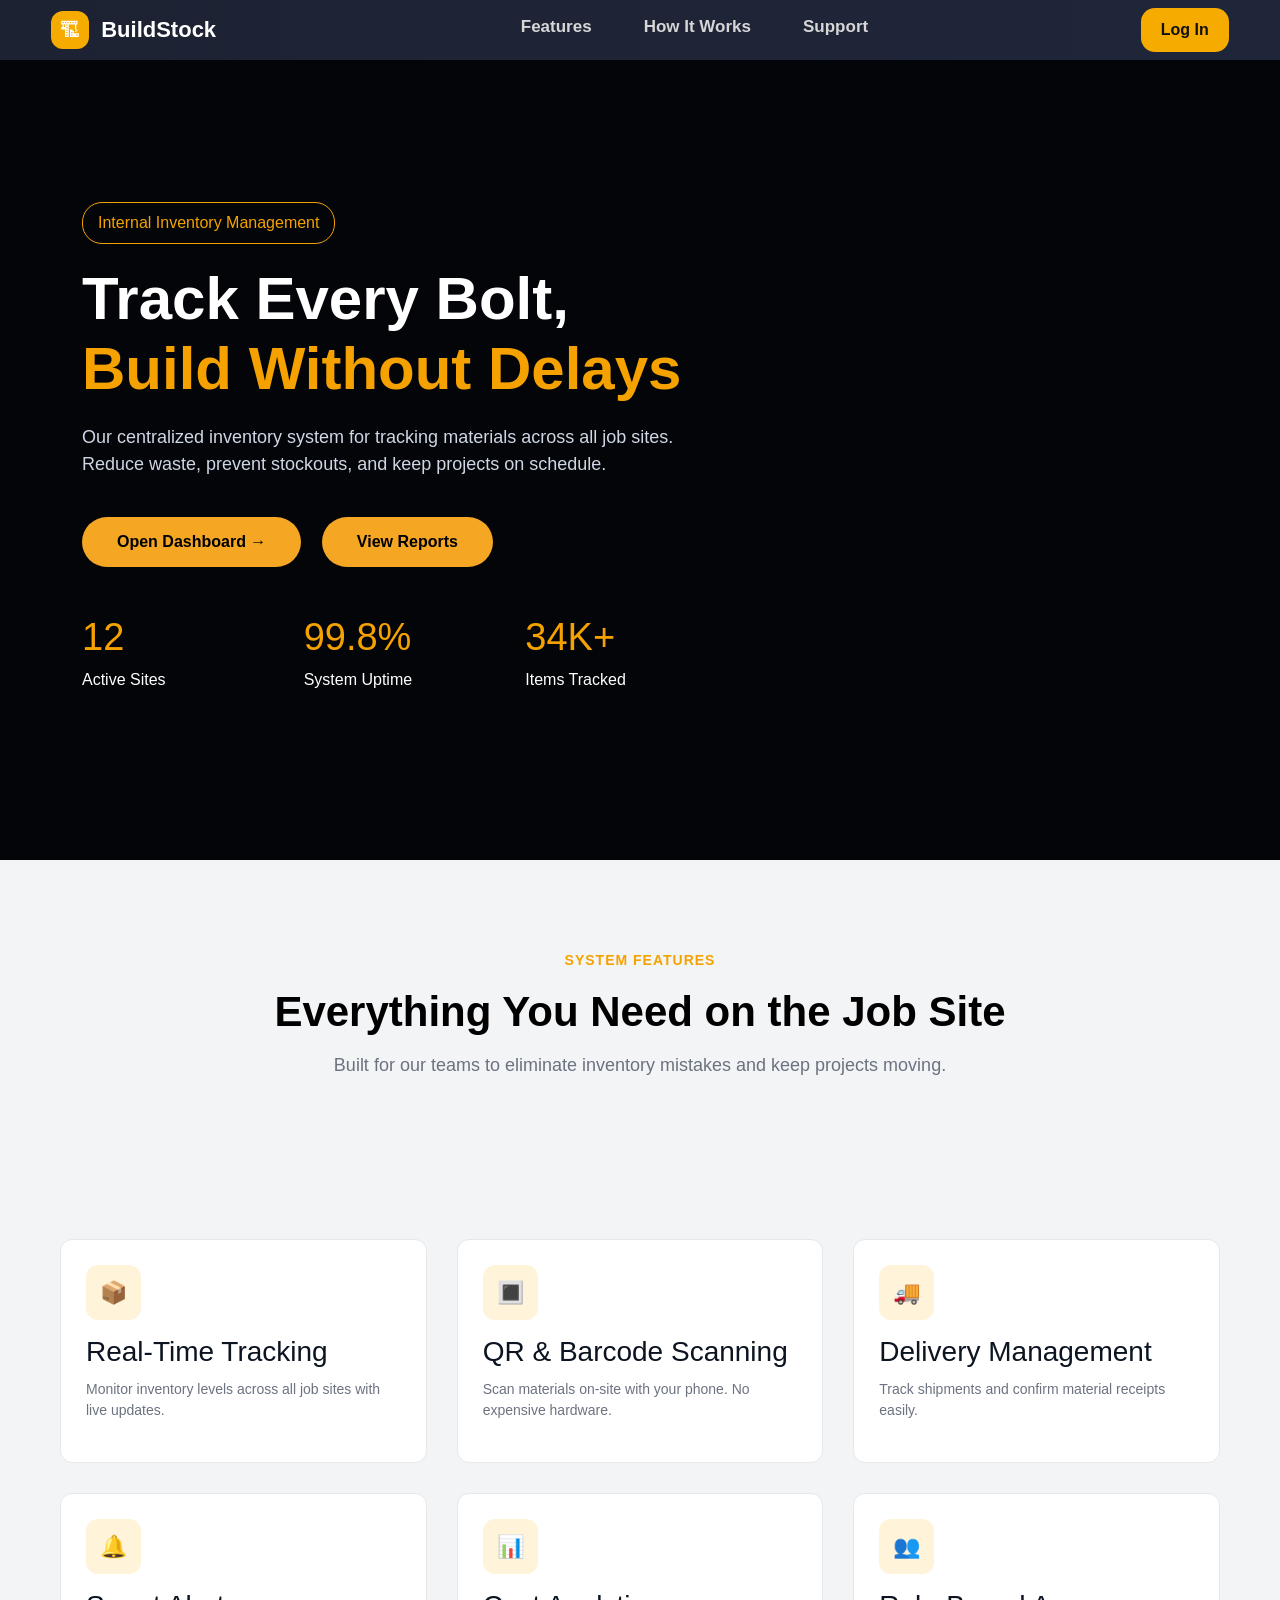
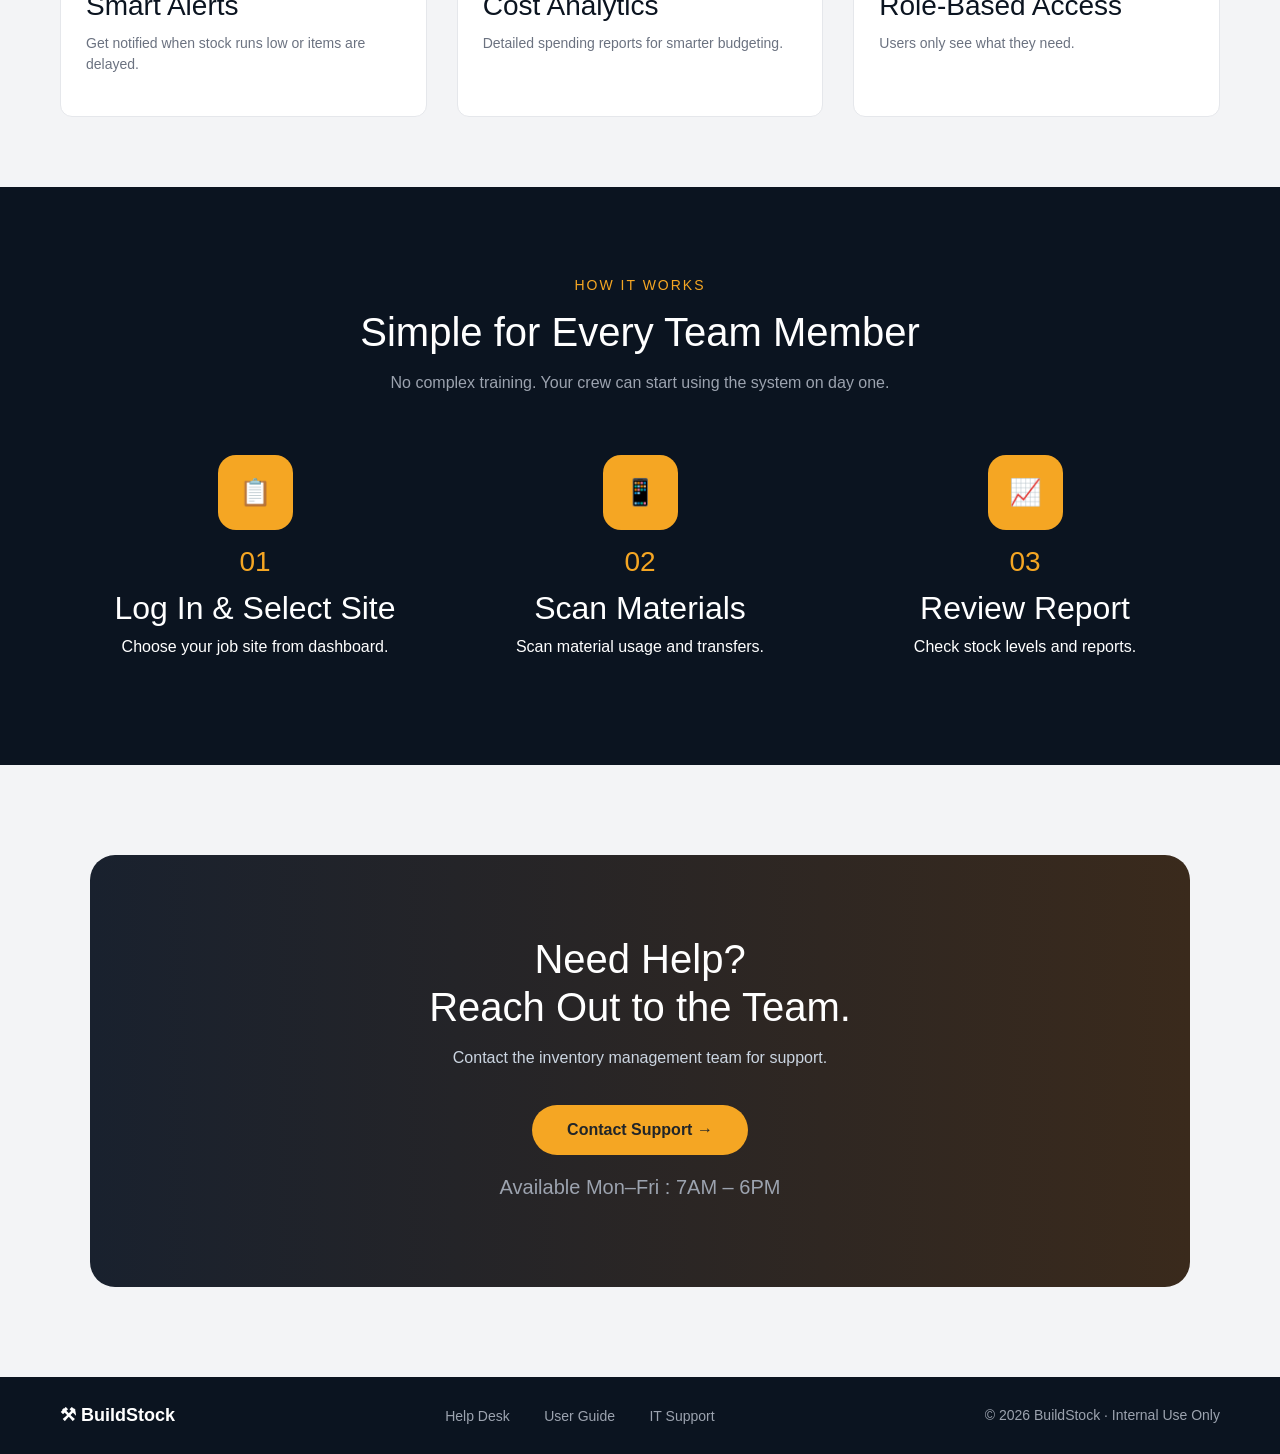
<file: frontend/landing/index.html>
<!DOCTYPE html>
<html>

<head>
    <meta charset="UTF-8">
    <meta name="viewport" content="width=device-width, initial-scale=1">
    <title>BuildStock</title>
    <link href="https://cdn.jsdelivr.net/npm/bootstrap@5.3.3/dist/css/bootstrap.min.css" rel="stylesheet">
    <link rel="stylesheet" href="style.css">
</head>
<body>
    <!-- Navbar -->
    <nav class="navbar">
        <div class="nav-container">
            <div class="logo">
                <div class="logo-icon">🏗</div>
                <span class="logo-text">BuildStock</span>
            </div>
            <ul class="nav-links">
                <li><a href="#system feature">Features</a></li>
                <li><a href="#work">How It Works</a></li>
                <li><a href="#support">Support</a></li>
            </ul>
            <a class="login-btn" href="../login/login.html">Log In</a>
        </div>
    </nav>

    <!-- Hero Section -->

    <section class="hero d-flex align-items-center">
        <div class="container">
            <div class="row">
                <div class="col-lg-7"> 
                    <div class="tag">
                        Internal Inventory Management
                    </div>
                    <h1 class="title">
                        Track Every Bolt,
                        <span class="yellow">
                            Build Without Delays
                        </span>
                    </h1>
                    <p class="text">
                        Our centralized inventory system for tracking materials across all job sites.
                        Reduce waste, prevent stockouts, and keep projects on schedule.
                    </p>
                    <div class="mt-4">
                        <button class="btn btn-warning me-3">
                            Open Dashboard →
                        </button>
                        <button class="btn btn-light">
                            View Reports
                        </button>
                    </div>
                    <div class="row stats mt-5">
                        <div class="col-md-4">
                            <h2 class="yellow">
                                12
                            </h2>
                            <p>Active Sites</p>
                        </div>
                        <div class="col-md-4">
                            <h2 class="yellow">
                                99.8%
                            </h2>
                            <p>System Uptime</p>
                        </div>
                        <div class="col-md-4">
                            <h2 class="yellow">
                                34K+</h2>
                            <p>Items Tracked</p>
                        </div>
                    </div>
                </div>
            </div>
        </div>
    </section>

    <!-- Features Heading -->

    <section id="system feature" class="feat text-center">
        <div class="container">
            <p class="small-title">
                SYSTEM FEATURES
            </p>
            <h2 class="feat-title">
                Everything You Need on the Job Site
            </h2>
            <p class="feat-text">
                Built for our teams to eliminate inventory mistakes and keep projects moving.
            </p>
        </div>
    </section>

    <!-- FEATURES 2 -->
    <section class="f2">
        <div class="f2c">

            <div class="card">
                <div class="ic">📦</div>
                <h3>Real-Time Tracking</h3>
                <p>Monitor inventory levels across all job sites with live updates.</p>
            </div>

            <div class="card">
                <div class="ic">🔳</div>
                <h3>QR & Barcode Scanning</h3>
                <p>Scan materials on-site with your phone. No expensive hardware.</p>
            </div>

            <div class="card">
                <div class="ic">🚚</div>
                <h3>Delivery Management</h3>
                <p>Track shipments and confirm material receipts easily.</p>
            </div>

            <div class="card">
                <div class="ic">🔔</div>
                <h3>Smart Alerts</h3>
                <p>Get notified when stock runs low or items are delayed.</p>
            </div>

            <div class="card">
                <div class="ic">📊</div>
                <h3>Cost Analytics</h3>
                <p>Detailed spending reports for smarter budgeting.</p>
            </div>

            <div class="card">
                <div class="ic">👥</div>
                <h3>Role-Based Access</h3>
                <p>Users only see what they need.</p>
            </div>
        </div>
    </section>


    <!-- HOW IT WORKS -->
    <section id="work" class="hw">
        <h4>HOW IT WORKS</h4>
        <h1>Simple for Every Team Member</h1>
        <p class="hw_p">
            No complex training. Your crew can start using the system on day one.
        </p>
        <div class="hwc">
            <div class="step">
                <div class="box">📋</div>
                <h3>01</h3>
                <h2>Log In & Select Site</h2>
                <p>Choose your job site from dashboard.</p>
            </div>
            <div class="step">
                <div class="box">📱</div>
                <h3>02</h3>
                <h2>Scan Materials</h2>
                <p>Scan material usage and transfers.</p>
            </div>
            <div class="step">
                <div class="box">📈</div>
                <h3>03</h3>
                <h2>Review Report</h2>
                <p>Check stock levels and reports.</p>
            </div>
        </div>
    </section>

    <!-- CONTACT -->
    <section id="support" class="ct">
        <div class="ct_box">
            <h1>Need Help?<br>Reach Out to the Team.</h1>
            <p>
                Contact the inventory management team for support.
            </p>
            <button class="btn">
                Contact Support →
            </button>
            <h5>
                Available Mon–Fri : 7AM – 6PM
            </h5>
        </div>
    </section>

    <!-- FOOTER -->
    <footer class="ft">
        <div class="ft_l">
            ⚒ BuildStock
        </div>
        <div class="ft_m">
            <a href="#">Help Desk</a>
            <a href="#">User Guide</a>
            <a href="#">IT Support</a>
        </div>
        <div class="ft_r">
            © 2026 BuildStock · Internal Use Only
        </div>
    </footer>
    <script src="https://cdn.jsdelivr.net/npm/bootstrap@5.3.3/dist/js/bootstrap.bundle.min.js"></script>
</body>

</html>
</file>
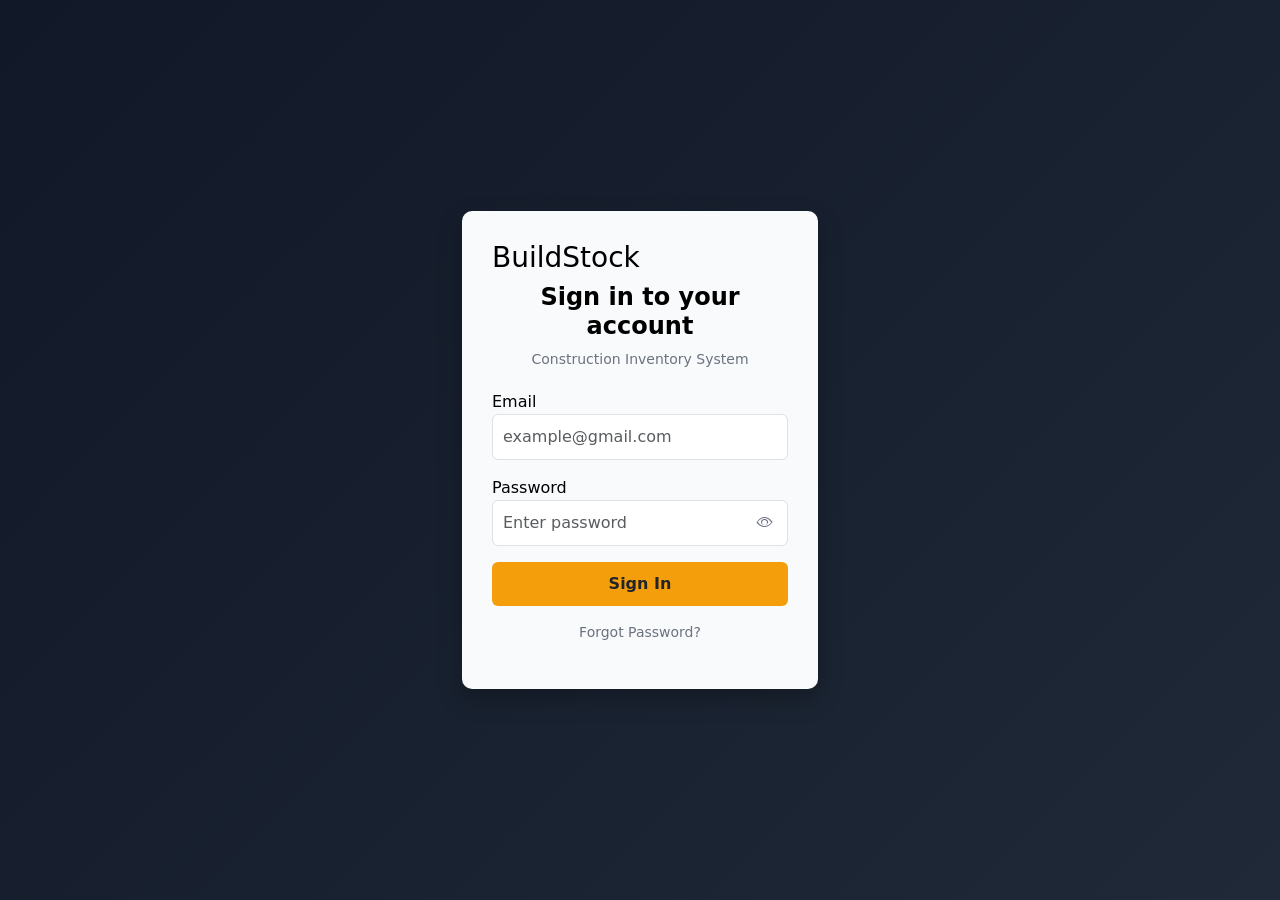
<file: frontend/dashboard/dashboard.html>
<!DOCTYPE html>
<html lang="en">
<head>
    <meta charset="UTF-8">
    <meta name="viewport" content="width=device-width, initial-scale=1.0">
    <title>BuildStock Dashboard</title>
    <link rel="stylesheet" href="dashboard.css">
</head>
<body>

    <div class="dashboard">

        <!-- Sidebar -->
        <div class="sidebar">
            <div class="logo">
                <div class="logo-icon">🏗</div>
                <h2>BuildStock</h2>
            </div>

            <ul class="menu">
                <li><a href="../dashboard/dashboard.html" class="active">Dashboard</a></li>
                <li><a href="../material/material.html">Materials</a></li>
                <li><a href="../stockin/stockin.html">Stock In</a></li>
                <li><a href="../stockout/stockout.html">Stock Out</a></li>
                <li><a href="../report/report.html">Reports</a></li>
                <li><a href="../login/login.html">Logout</a></li>
            </ul>
        </div>

        <!-- Main Content -->
        <div class="main-content">

            <!-- Topbar -->
            <div class="topbar">
                <h1>Dashboard</h1>
                <div class="user-box">Welcome, Admin</div>
            </div>

            <!-- Welcome Section -->
            <div class="welcome-box">
                <h2>Inventory Dashboard</h2>
                <p>Overview of your construction materials stock</p>
            </div>

            <!-- Summary Cards -->
            <div class="cards">
                <div class="card">
                    <div class="card-top">
                        <div class="card-icon yellow">🏗</div>
                    </div>
                    <h2 id="totalMaterials">0</h2>
                    <p>Total Materials</p>
                </div>

                <div class="card">
                    <div class="card-top">
                        <div class="card-icon blue">📋</div>
                    </div>
                    <h2 id="lowStockItems">0</h2>
                    <p>Low Stock Items</p>
                </div>

                <div class="card">
                    <div class="card-top">
                        <div class="card-icon green-icon">⬆</div>
                    </div>
                    <h2 id="stockInCount">0</h2>
                    <p>Stock In</p>
                </div>

                <div class="card">
                    <div class="card-top">
                        <div class="card-icon red">⬇</div>
                    </div>
                    <h2 id="stockOutCount">0</h2>
                    <p>Stock Out</p>
                </div>
            </div>

            <!-- Recent Materials Table -->
            <div class="table-section">
                <h2>Recent Materials</h2>
                <table>
                    <thead>
                        <tr>
                            <th>Material Name</th>
                            <th>Category</th>
                            <th>Quantity</th>
                            <th>Status</th>
                        </tr>
                    </thead>
                    <tbody id="recentMaterialsTable">
                        <!-- Data will come from JavaScript -->
                    </tbody>
                </table>
            </div>

        </div>
    </div>

    <script src="dashboard.js"></script>
</body>
</html>
</file>
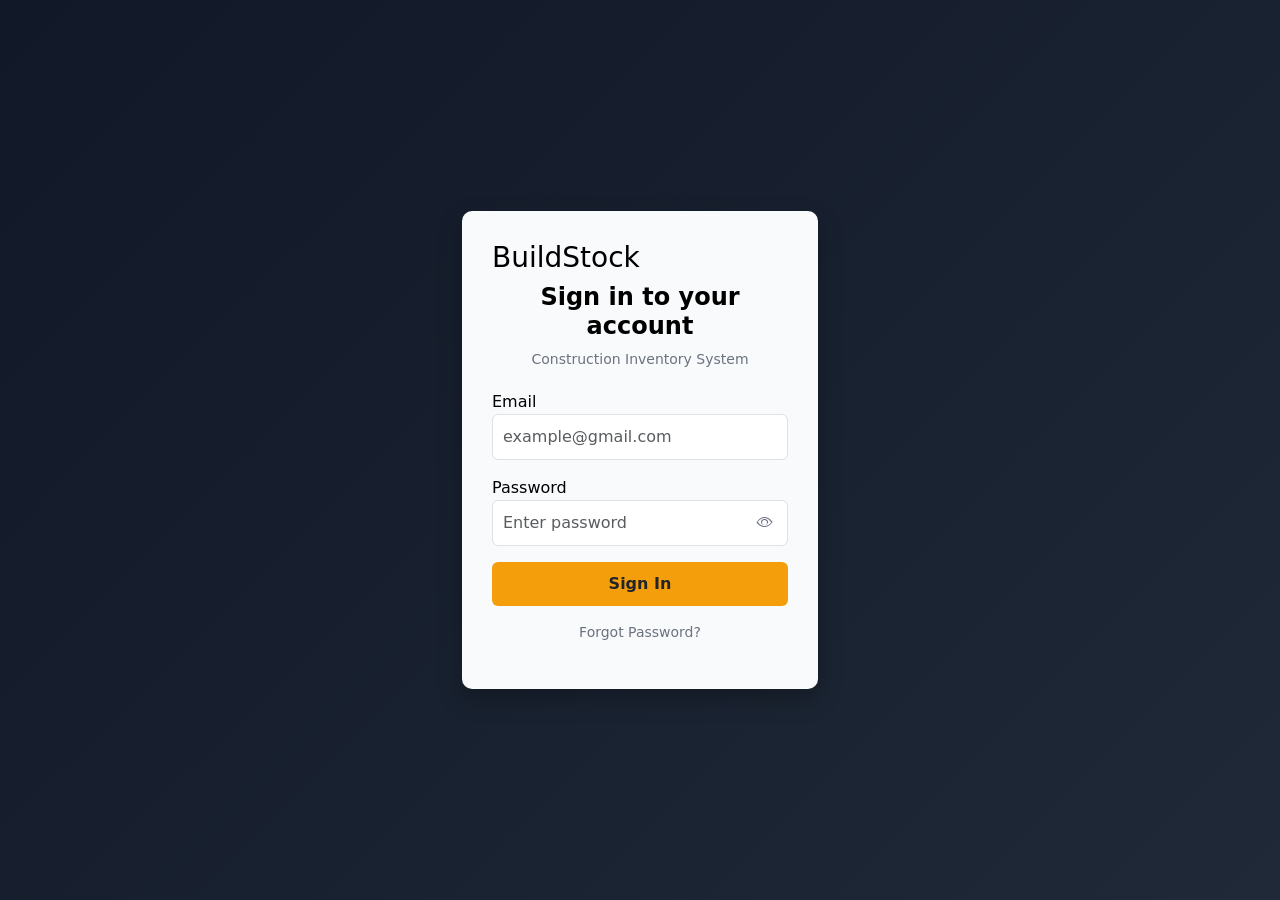
<file: frontend/login/login.html>
<!DOCTYPE html>
<html>

<head>
    <title>Login</title>
    <meta name="viewport" content="width=device-width, initial-scale=1">
    <link href="https://cdn.jsdelivr.net/npm/bootstrap@5.3.2/dist/css/bootstrap.min.css" rel="stylesheet">
    <link rel="stylesheet" href="login.css">
    <link rel="stylesheet" href="https://cdn.jsdelivr.net/npm/bootstrap-icons@1.11.3/font/bootstrap-icons.css">
</head>

<body class="login-bg">
    <div class="container">
        <div class="row vh-100 d-flex justify-content-center align-items-center">
            <div class="col-md-4">
                <div class="box">
                    <h3 class="log-logo">
                        BuildStock
                    </h3>
                    <h4 class="head">
                        Sign in to your account
                    </h4>
                    <p class="sub">
                        Construction Inventory System
                    </p>

                    <form id="loginForm">
                        <div class="mb-3">
                            <label>Email</label>
                            <input type="email" id="username" class="form-control inp" placeholder="example@gmail.com">
                        </div>

                        <div class="mb-3">
                            <label>Password</label>
                            <div class="pass-box">
                                <input type="password" id="password" class="form-control inp" placeholder="Enter password">
                                <span class="eye" onclick="showPass()">
                                    <i id="eyeicon" class="bi bi-eye"></i>
                                </span>
                            </div>
                        </div>

                        <div class="d-grid">
                            <button type="submit" class="btn btn1">
                                Sign In
                            </button>
                        </div>

                        <p class="text-center mt-3 forgot">
                            Forgot Password?
                        </p>
                    </form>
                </div>
            </div>
        </div>
    </div>

    <script src="login.js"></script>
</body>

</html>
</file>
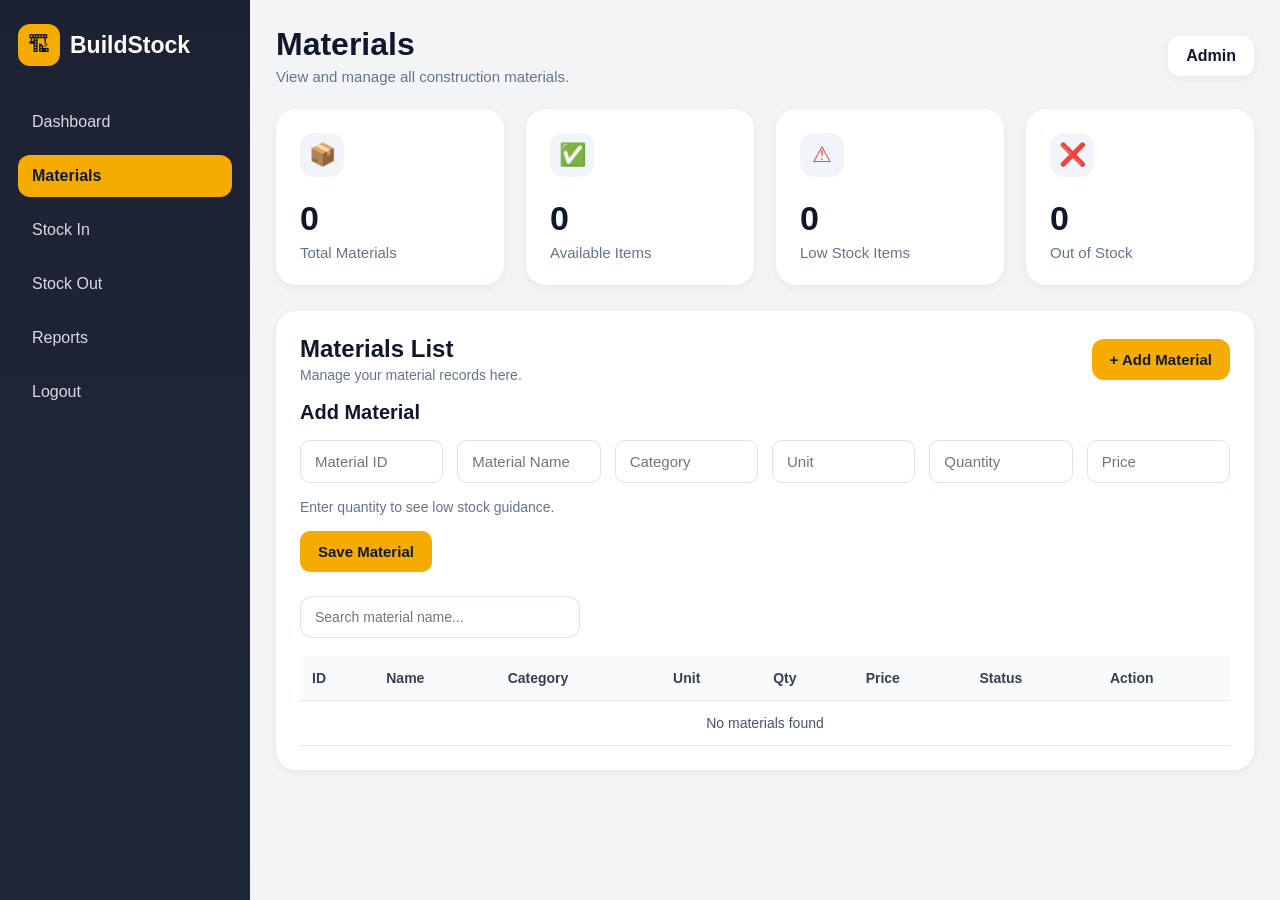
<file: frontend/material/material.html>
<!DOCTYPE html>
<html lang="en">

<head>
    <meta charset="UTF-8">
    <meta name="viewport" content="width=device-width, initial-scale=1.0">
    <title>BuildStock Materials</title>
    <link rel="stylesheet" href="material.css">
</head>

<body>

    <div class="layout">

        <!-- Sidebar -->
        <aside class="sidebar" id="sidebar">
            <div class="brand" id="brand">
                <div class="brand-icon" id="brandIcon">🏗</div>
                <h2 class="brand-name" id="brandName">BuildStock</h2>
            </div>

            <nav class="side-nav" id="sideNav">
                <a href="../dashboard/dashboard.html" class="nav-link">Dashboard</a>
                <a href="../material/material.html" class="nav-link active">Materials</a>
                <a href="../stockin/stockin.html" class="nav-link">Stock In</a>
                <a href="../stockout/stockout.html" class="nav-link">Stock Out</a>
                <a href="../report/report.html" class="nav-link">Reports</a>
                <a href="../login/login.html" class="nav-link">Logout</a>
            </nav>
        </aside>

        <!-- Main -->
        <main class="main" id="mainContent">

            <!-- Topbar -->
            <header class="topbar" id="topbar">
                <div class="topbar-left">
                    <h1 class="page-title" id="pageTitle">Materials</h1>
                    <p class="page-subtitle" id="pageSubtitle">
                        View and manage all construction materials.
                    </p>
                </div>

                <div class="user-box" id="userBox">Admin</div>
            </header>

            <!-- Summary Cards -->
            <section class="card-grid" id="materialCards">
                <div class="card" id="cardTotal">
                    <div class="card-head">
                        <div class="card-icon yellow-icon">📦</div>
                        <span class="card-tag green-text"></span>
                    </div>
                    <h2 class="card-number" id="totalMaterials"></h2>
                    <p class="card-label">Total Materials</p>
                </div>

                <div class="card" id="cardAvailable">
                    <div class="card-head">
                        <div class="card-icon blue-icon">✅</div>
                        <span class="card-tag green-text"></span>
                    </div>
                    <h2 class="card-number" id="availableItems"></h2>
                    <p class="card-label">Available Items</p>
                </div>

                <div class="card" id="cardLow">
                    <div class="card-head">
                        <div class="card-icon red-icon">⚠</div>
                        <span class="card-tag red-text"></span>
                    </div>
                    <h2 class="card-number" id="lowStockItems"></h2>
                    <p class="card-label">Low Stock Items</p>
                </div>

                <div class="card" id="cardOut">
                    <div class="card-head">
                        <div class="card-icon gray-icon">❌</div>
                        <span class="card-tag red-text"></span>
                    </div>
                    <h2 class="card-number" id="outStockItems"></h2>
                    <p class="card-label">Out of Stock</p>
                </div>
            </section>

            <!-- Materials Section -->
            <section class="table-box" id="materialsSection">
                <div class="table-top">
                    <div>
                        <h2 class="section-title">Materials List</h2>
                        <p class="section-text">Manage your material records here.</p>
                    </div>

                    <button class="add-btn" id="addMaterialBtn">+ Add Material</button>
                </div>

                <div class="form-box" id="formBox">
                    <h3>Add Material</h3>

                    <div class="form-grid">
                        <input type="text" id="matId" placeholder="Material ID">
                        <input type="text" id="matName" placeholder="Material Name">
                        <input type="text" id="matCategory" placeholder="Category">
                        <input type="text" id="matUnit" placeholder="Unit">
                        <input type="number" id="matQty" placeholder="Quantity">
                        <input type="number" id="matPrice" placeholder="Price">
                    </div>
                    <p class="qty-helper" id="qtyHelper">Enter quantity to see low stock guidance.</p>

                    <div class="form-btn-row">
                        <button type="button" id="saveMaterialBtn">Save Material</button>
                    </div>
                </div>

                <div class="search-row">
                    <input type="text" id="searchInput" class="search-input" placeholder="Search material name...">
                </div>

                <div class="table-wrap">
                    <table class="material-table" id="materialTable">
                        <thead>
                            <tr>
                                <th>ID</th>
                                <th>Name</th>
                                <th>Category</th>
                                <th>Unit</th>
                                <th>Qty</th>
                                <th>Price</th>
                                <th>Status</th>
                                <th>Action</th>
                            </tr>
                        </thead>

                        <tbody id="materialTableBody"></tbody>
                    </table>
                </div>
            </section>

        </main>
    </div>
    <script src="material.js"></script>
</body>

</html>
</file>
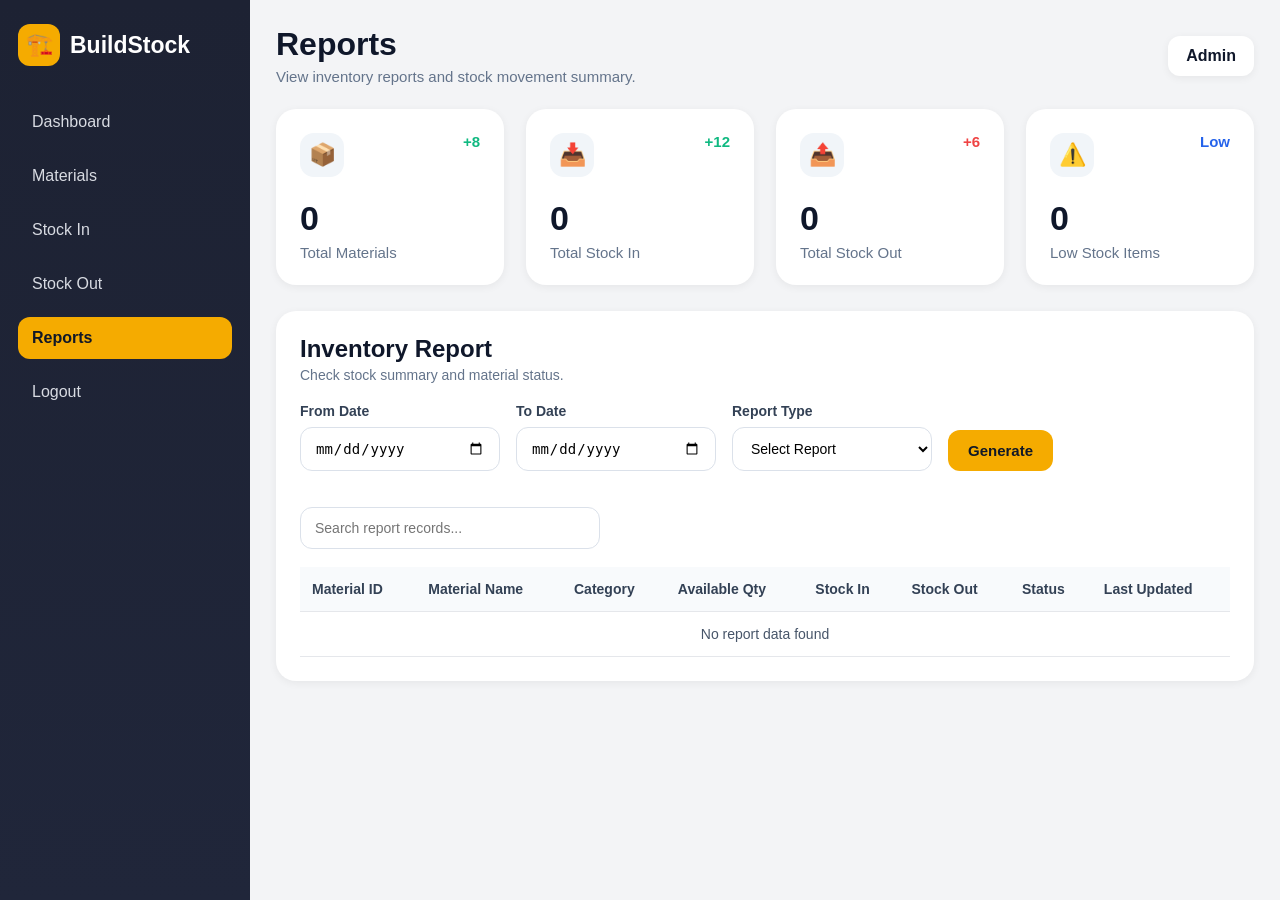
<file: frontend/report/report.html>
<!DOCTYPE html>
<html lang="en">
<head>
    <meta charset="UTF-8">
    <meta name="viewport" content="width=device-width, initial-scale=1.0">
    <title>BuildStock Reports</title>
    <link rel="stylesheet" href="report.css">
</head>
<body>

    <div class="layout">

        <!-- Sidebar -->
        <aside class="sidebar" id="sidebar">
            <div class="brand" id="brand">
                <div class="brand-icon" id="brandIcon">🏗️</div>
                <h2 class="brand-name" id="brandName">BuildStock</h2>
            </div>

            <nav class="side-nav" id="sideNav">
                <a href="../dashboard/dashboard.html" class="nav-link">Dashboard</a>
                <a href="../material/material.html" class="nav-link">Materials</a>
                <a href="../stockin/stockin.html" class="nav-link">Stock In</a>
                <a href="../stockout/stockout.html" class="nav-link">Stock Out</a>
                <a href="../report/report.html" class="nav-link active">Reports</a>
                <a href="../login/login.html" class="nav-link">Logout</a>
            </nav>
        </aside>

        <!-- Main -->
        <main class="main" id="mainContent">

            <!-- Topbar -->
            <header class="topbar" id="topbar">
                <div class="topbar-left">
                    <h1 class="page-title" id="pageTitle">Reports</h1>
                    <p class="page-subtitle" id="pageSubtitle">
                        View inventory reports and stock movement summary.
                    </p>
                </div>

                <div class="user-box" id="userBox">Admin</div>
            </header>

            <!-- Summary Cards -->
            <section class="card-grid" id="reportCards">
                <div class="card" id="cardTotalMaterials">
                    <div class="card-head">
                        <div class="card-icon yellow-icon">📦</div>
                        <span class="card-tag green-text">+8</span>
                    </div>
                    <h2 class="card-number" id="reportTotalMaterials">120</h2>
                    <p class="card-label">Total Materials</p>
                </div>

                <div class="card" id="cardStockIn">
                    <div class="card-head">
                        <div class="card-icon green-icon">📥</div>
                        <span class="card-tag green-text">+12</span>
                    </div>
                    <h2 class="card-number" id="reportStockIn">180</h2>
                    <p class="card-label">Total Stock In</p>
                </div>

                <div class="card" id="cardStockOut">
                    <div class="card-head">
                        <div class="card-icon red-icon">📤</div>
                        <span class="card-tag red-text">+6</span>
                    </div>
                    <h2 class="card-number" id="reportStockOut">145</h2>
                    <p class="card-label">Total Stock Out</p>
                </div>

                <div class="card" id="cardLowStock">
                    <div class="card-head">
                        <div class="card-icon blue-icon">⚠️</div>
                        <span class="card-tag blue-text">Low</span>
                    </div>
                    <h2 class="card-number" id="reportLowStock">18</h2>
                    <p class="card-label">Low Stock Items</p>
                </div>
            </section>

            <!-- Report Section -->
            <section class="report-box" id="reportSection">
                <div class="section-top">
                    <div>
                        <h2 class="section-title">Inventory Report</h2>
                        <p class="section-text">Check stock summary and material status.</p>
                    </div>
                </div>

                <!-- Filter Row -->
                <div class="filter-row" id="filterRow">
                    <div class="filter-group">
                        <label for="fromDate">From Date</label>
                        <input type="date" id="fromDate" class="input-box">
                    </div>

                    <div class="filter-group">
                        <label for="toDate">To Date</label>
                        <input type="date" id="toDate" class="input-box">
                    </div>

                    <div class="filter-group">
                        <label for="reportType">Report Type</label>
                        <select id="reportType" class="input-box">
                            <option value="">Select Report</option>
                            <option value="all">All</option>
                            <option value="stockin">Stock In</option>
                            <option value="stockout">Stock Out</option>
                            <option value="lowstock">Low Stock</option>
                        </select>
                    </div>

                    <div class="filter-btns">
                        <button class="main-btn" id="generateReportBtn">Generate</button>
                        <!-- <button class="sub-btn" id="resetReportBtn">Reset</button> -->
                    </div>
                </div>

                <!-- Action Buttons -->
                <div class="action-row" id="actionRow">
                    <!-- <button class="small-btn" id="printBtn">Print</button> -->
                    <!-- <button class="small-btn" id="exportBtn">Export</button> -->
                </div>

                <!-- Search -->
                <div class="search-row">
                    <input type="text" id="searchInput" class="search-input" placeholder="Search report records...">
                </div>

                <!-- Table -->
                <div class="table-wrap">
                    <table class="report-table" id="reportTable">
                        <thead>
                            <tr>
                                <th>Material ID</th>
                                <th>Material Name</th>
                                <th>Category</th>
                                <th>Available Qty</th>
                                <th>Stock In</th>
                                <th>Stock Out</th>
                                <th>Status</th>
                                <th>Last Updated</th>
                            </tr>
                        </thead>
                        <tbody id="reportTableBody">
                        </tbody>
                    </table>
                </div>
            </section>

        </main>
    </div>
<script src="report.js"></script>
</body>
</html>
</file>
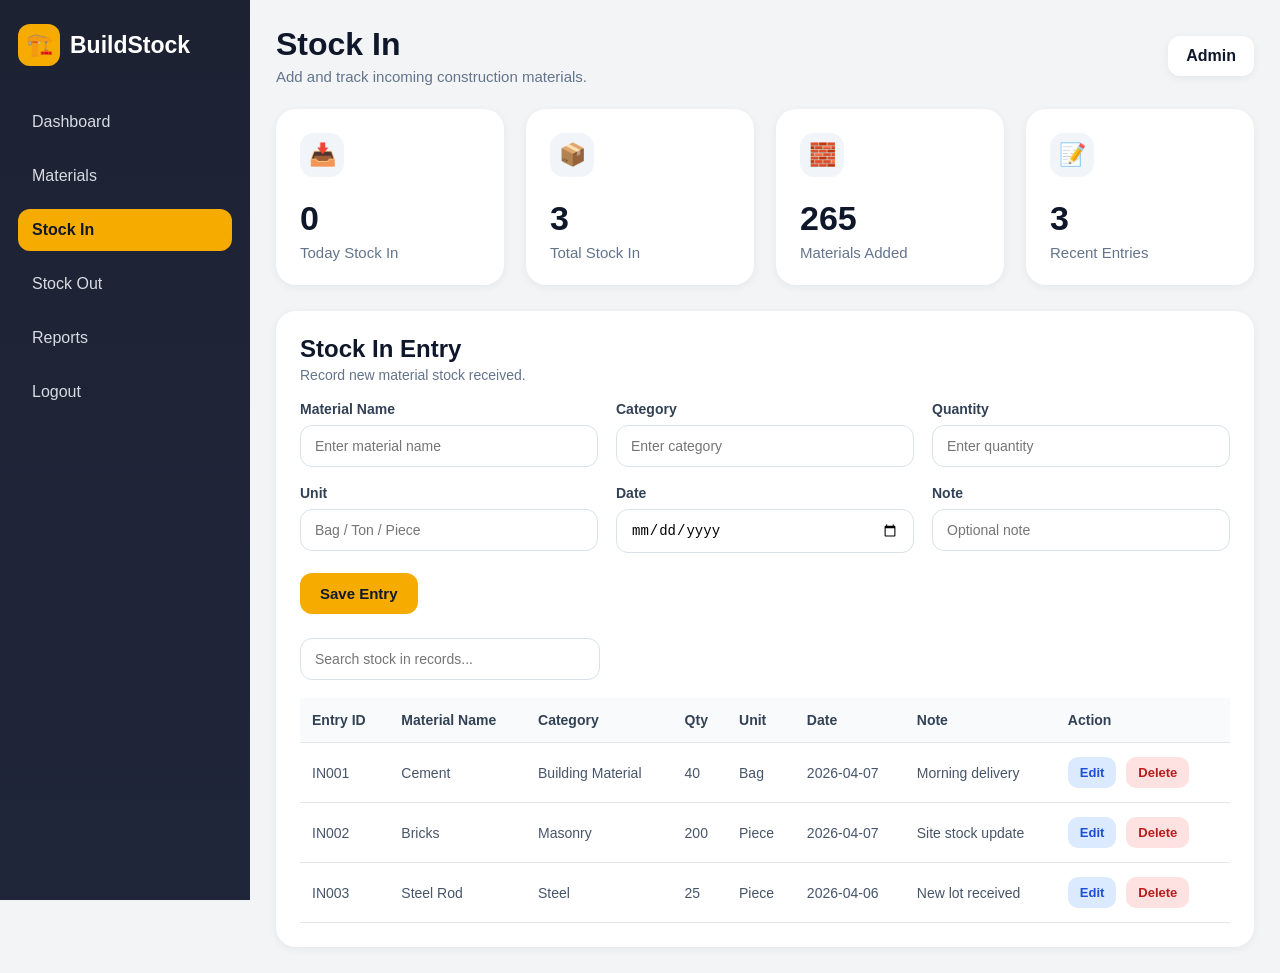
<file: frontend/stockin/stockin.html>
<!DOCTYPE html>
<html lang="en">

<head>
    <meta charset="UTF-8">
    <meta name="viewport" content="width=device-width, initial-scale=1.0">
    <title>BuildStock Stock In</title>
    <link rel="stylesheet" href="stockin.css">
</head>

<body>

    <div class="layout">

        <!-- Sidebar -->
        <aside class="sidebar" id="sidebar">
            <div class="brand" id="brand">
                <div class="brand-icon" id="brandIcon">🏗️</div>
                <h2 class="brand-name" id="brandName">BuildStock</h2>
            </div>

            <nav class="side-nav" id="sideNav">
                <a href="../dashboard/dashboard.html" class="nav-link">Dashboard</a>
                <a href="../material/material.html" class="nav-link">Materials</a>
                <a href="../stockin/stockin.html" class="nav-link active">Stock In</a>
                <a href="../stockout/stockout.html" class="nav-link">Stock Out</a>
                <a href="../report/report.html" class="nav-link">Reports</a>
                <a href="../login/login.html" class="nav-link">Logout</a>
            </nav>
        </aside>

        <!-- Main -->
        <main class="main" id="mainContent">

            <!-- Topbar -->
            <header class="topbar" id="topbar">
                <div class="topbar-left">
                    <h1 class="page-title" id="pageTitle">Stock In</h1>
                    <p class="page-subtitle" id="pageSubtitle">
                        Add and track incoming construction materials.
                    </p>
                </div>

                <div class="user-box" id="userBox">Admin</div>
            </header>

            <!-- Cards -->
            <section class="card-grid" id="stockInCards">
                <div class="card" id="cardTodayIn">
                    <div class="card-head">
                        <div class="card-icon yellow-icon">📥</div>
                        <span class="card-tag green-text"></span>
                    </div>
                    <h2 class="card-number" id="todayStockIn">0</h2>
                    <p class="card-label">Today Stock In</p>
                </div>

                <div class="card" id="cardTotalIn">
                    <div class="card-head">
                        <div class="card-icon blue-icon">📦</div>
                        <span class="card-tag green-text"></span>
                    </div>
                    <h2 class="card-number" id="totalStockIn">0</h2>
                    <p class="card-label">Total Stock In</p>
                </div>

                <div class="card" id="cardMaterialsAdded">
                    <div class="card-head">
                        <div class="card-icon green-icon">🧱</div>
                        <span class="card-tag green-text"></span>
                    </div>
                    <h2 class="card-number" id="materialsAdded">0</h2>
                    <p class="card-label">Materials Added</p>
                </div>

                <div class="card" id="cardRecentEntry">
                    <div class="card-head">
                        <div class="card-icon gray-icon">📝</div>
                        <span class="card-tag blue-text"></span>
                    </div>
                    <h2 class="card-number" id="recentEntryCount">0</h2>
                    <p class="card-label">Recent Entries</p>
                </div>
            </section>

            <!-- Form + Table -->
            <section class="stock-box" id="stockInSection">
                <div class="section-top">
                    <div>
                        <h2 class="section-title">Stock In Entry</h2>
                        <p class="section-text">Record new material stock received.</p>
                    </div>
                </div>

                <!-- Form -->
                <form class="stock-form" id="stockInForm">
                    <div class="form-grid">
                        <div class="form-group">
                            <label for="materialName">Material Name</label>
                            <input type="text" id="materialName" class="input-box" placeholder="Enter material name">
                        </div>
                        <div class="form-group">
                            <label for="materialCategory">Category</label>
                            <input type="text" id="materialCategory" class="input-box" placeholder="Enter category">
                        </div>
                        <div class="form-group">
                            <label for="stockQty">Quantity</label>
                            <input type="number" id="stockQty" class="input-box" placeholder="Enter quantity">
                        </div>
                        <div class="form-group">
                            <label for="stockUnit">Unit</label>
                            <input type="text" id="stockUnit" class="input-box" placeholder="Bag / Ton / Piece">
                        </div>
                        <div class="form-group">
                            <label for="stockDate">Date</label>
                            <input type="date" id="stockDate" class="input-box">
                        </div>
                        <div class="form-group">
                            <label for="stockNote">Note</label>
                            <input type="text" id="stockNote" class="input-box" placeholder="Optional note">
                        </div>
                    </div>
                    <div class="form-btn-row">
                        <button type="button" class="main-btn" id="saveStockInBtn">Save Entry</button>
                        <!-- <button type="reset" class="sub-btn" id="resetStockInBtn">Reset</button> -->
                    </div>
                </form>
                <!-- Search -->
                <div class="search-row">
                    <input type="text" id="searchInput" class="search-input" placeholder="Search stock in records...">
                </div>
                <!-- Table -->
                <div class="table-wrap">
                    <table class="stock-table" id="stockInTable">
                        <thead>
                            <tr>
                                <th>Entry ID</th>
                                <th>Material Name</th>
                                <th>Category</th>
                                <th>Qty</th>
                                <th>Unit</th>
                                <th>Date</th>
                                <th>Note</th>
                                <th>Action</th>
                            </tr>
                        </thead>
                        <tbody id="stockInTableBody"></tbody>
                    </table>
                </div>
            </section>
        </main>
    </div>

<script src="stockin.js"></script>
</body>
</html>
</file>
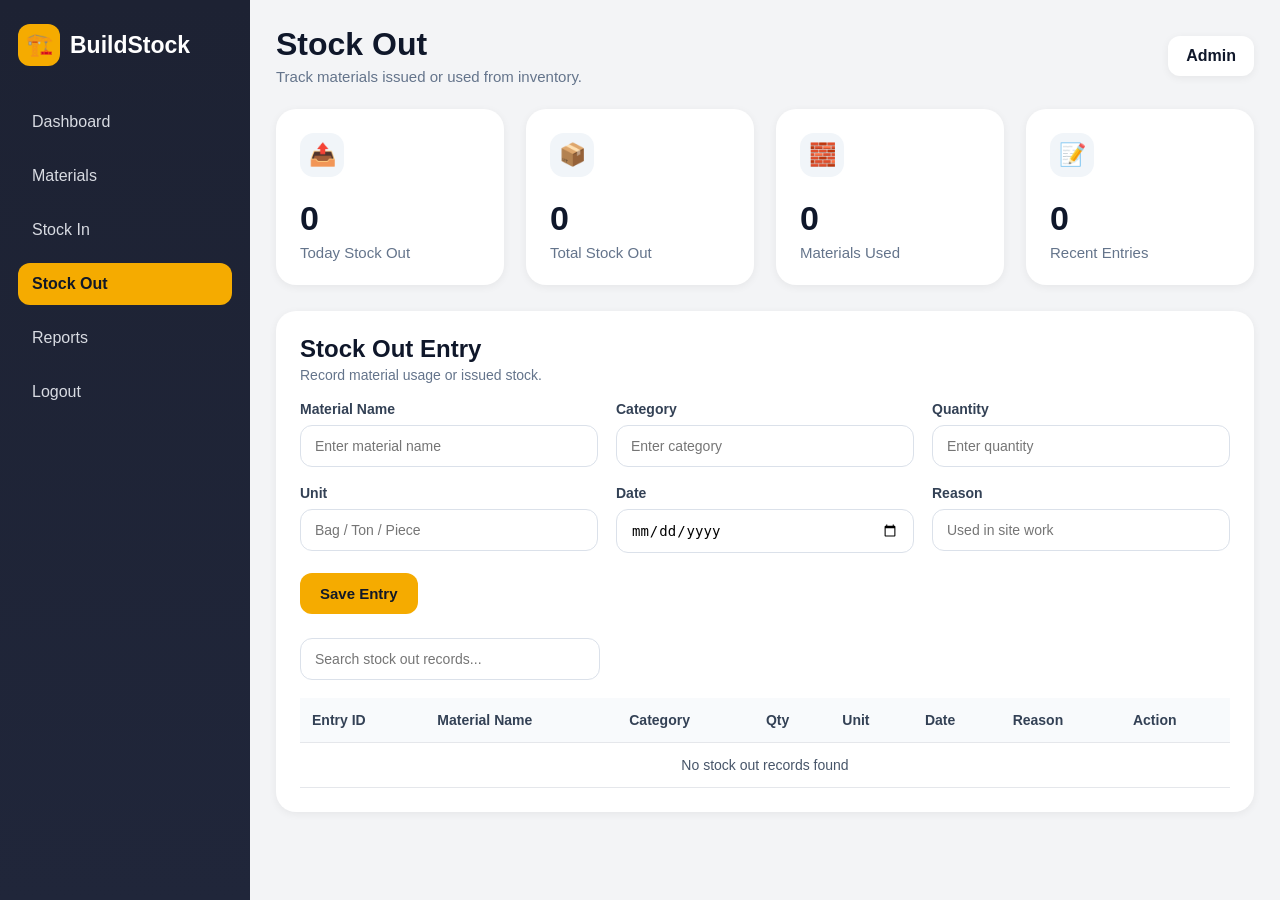
<file: frontend/stockout/stockout.html>
<!DOCTYPE html>
<html lang="en">
<head>
    <meta charset="UTF-8">
    <meta name="viewport" content="width=device-width, initial-scale=1.0">
    <title>BuildStock Stock Out</title>
    <link rel="stylesheet" href="stockout.css">
</head>
<body>

    <div class="layout">

        <!-- Sidebar -->
        <aside class="sidebar" id="sidebar">
            <div class="brand" id="brand">
                <div class="brand-icon" id="brandIcon">🏗️</div>
                <h2 class="brand-name" id="brandName">BuildStock</h2>
            </div>

            <nav class="side-nav" id="sideNav">
                <a href="../dashboard/dashboard.html" class="nav-link">Dashboard</a>
                <a href="../material/material.html" class="nav-link">Materials</a>
                <a href="../stockin/stockin.html" class="nav-link">Stock In</a>
                <a href="../stockout/stockout.html" class="nav-link active">Stock Out</a>
                <a href="../report/report.html" class="nav-link">Reports</a>
                <a href="../login/login.html" class="nav-link">Logout</a>
            </nav>
        </aside>

        <!-- Main -->
        <main class="main" id="mainContent">

            <!-- Topbar -->
            <header class="topbar" id="topbar">
                <div class="topbar-left">
                    <h1 class="page-title" id="pageTitle">Stock Out</h1>
                    <p class="page-subtitle" id="pageSubtitle">
                        Track materials issued or used from inventory.
                    </p>
                </div>

                <div class="user-box" id="userBox">Admin</div>
            </header>

            <!-- Cards -->
            <section class="card-grid" id="stockOutCards">
                <div class="card" id="cardTodayOut">
                    <div class="card-head">
                        <div class="card-icon red-icon">📤</div>
                        <span class="card-tag red-text"></span>
                    </div>
                    <h2 class="card-number" id="todayStockOut">0</h2>
                    <p class="card-label">Today Stock Out</p>
                </div>

                <div class="card" id="cardTotalOut">
                    <div class="card-head">
                        <div class="card-icon blue-icon">📦</div>
                        <span class="card-tag blue-text"></span>
                    </div>
                    <h2 class="card-number" id="totalStockOut">0</h2>
                    <p class="card-label">Total Stock Out</p>
                </div>

                <div class="card" id="cardUsedItems">
                    <div class="card-head">
                        <div class="card-icon yellow-icon">🧱</div>
                        <span class="card-tag green-text"></span>
                    </div>
                    <h2 class="card-number" id="usedItems">0</h2>
                    <p class="card-label">Materials Used</p>
                </div>

                <div class="card" id="cardRecentOut">
                    <div class="card-head">
                        <div class="card-icon gray-icon">📝</div>
                        <span class="card-tag blue-text"></span>
                    </div>
                    <h2 class="card-number" id="recentOutEntries">0</h2>
                    <p class="card-label">Recent Entries</p>
                </div>
            </section>

            <!-- Form + Table -->
            <section class="stock-box" id="stockOutSection">

                <div class="section-top">
                    <div>
                        <h2 class="section-title">Stock Out Entry</h2>
                        <p class="section-text">Record material usage or issued stock.</p>
                    </div>
                </div>

                <!-- Form -->
                <form class="stock-form" id="stockOutForm">
                    <div class="form-grid">
                        <div class="form-group">
                            <label for="outMaterialName">Material Name</label>
                            <input type="text" id="outMaterialName" class="input-box" placeholder="Enter material name">
                        </div>

                        <div class="form-group">
                            <label for="outMaterialCategory">Category</label>
                            <input type="text" id="outMaterialCategory" class="input-box" placeholder="Enter category">
                        </div>

                        <div class="form-group">
                            <label for="outQty">Quantity</label>
                            <input type="number" id="outQty" class="input-box" placeholder="Enter quantity">
                        </div>

                        <div class="form-group">
                            <label for="outUnit">Unit</label>
                            <input type="text" id="outUnit" class="input-box" placeholder="Bag / Ton / Piece">
                        </div>

                        <div class="form-group">
                            <label for="outDate">Date</label>
                            <input type="date" id="outDate" class="input-box">
                        </div>

                        <div class="form-group">
                            <label for="outReason">Reason</label>
                            <input type="text" id="outReason" class="input-box" placeholder="Used in site work">
                        </div>
                    </div>

                    <div class="form-btn-row">
                        <button type="button" class="main-btn" id="saveStockOutBtn">Save Entry</button>
                        <!-- <button type="reset" class="sub-btn" id="resetStockOutBtn">Reset</button> -->
                    </div>
                </form>

                <!-- Search -->
                <div class="search-row">
                    <input type="text" id="searchInput" class="search-input" placeholder="Search stock out records...">
                </div>

                <!-- Table -->
                <div class="table-wrap">
                    <table class="stock-table" id="stockOutTable">
                        <thead>
                            <tr>
                                <th>Entry ID</th>
                                <th>Material Name</th>
                                <th>Category</th>
                                <th>Qty</th>
                                <th>Unit</th>
                                <th>Date</th>
                                <th>Reason</th>
                                <th>Action</th>
                            </tr>
                        </thead>

                        <tbody id="stockOutTableBody">
                        </tbody>
                    </table>
                </div>

            </section>

        </main>
    </div>
<script src="stockout.js"></script>
</body>
</html>
</file>
<file: frontend/landing/style.css>
* {
    margin: 0;
    padding: 0;
    box-sizing: border-box;
}

body {
    font-family: Segoe UI, sans-serif;
    background: #0b1220;
    color: white;
    padding-top: 50px;
}

/* -------------------------Navbar--------------------------- */


.navbar {
    width: 100%;
    background: linear-gradient(to right, #1d2233, #20263a);
    padding: 4px 0;
    position: fixed;
    top: 0;
    left: 0;
    z-index: 1000;
}

.nav-container {
    /* background-color: yellow; */
    width: 92%;
    max-width: 1800px;
    margin: 0 auto;
    display: flex;
    align-items: center;
    justify-content: space-between;
}

.logo {
    display: flex;
    align-items: center;
    gap: 12px;
}

.logo-icon {
    width: 38px;
    height: 38px;
    background-color: #f5ab00;
    border-radius: 12px;
    display: flex;
    align-items: center;
    justify-content: center;
    font-size: 20px;
}

.logo-text {
    color: white;
    font-size: 22px;
    font-weight: 700;
}

.nav-links {
    /* background-color: red; */
    list-style: none;
    display: flex;
    justify-content: center;
    gap: 52px;
    margin-top:10px;
}

.nav-links a {
    text-decoration: none;
    color: #d6d6d6;
    font-size: 17px;
    font-weight: 600;
    transition: 0.3s;
}

.nav-links a:hover {
    color: #f5ab00;
}

.login-btn {
    text-decoration: none;
    background-color: #f5ab00;
    color: #111;
    padding: 10px 20px;
    border-radius: 14px;
    font-size: 16px;
    font-weight: 700;
    transition: 0.3s;
}

.login-btn:hover {
    background-color: #ffbc1f;
}
.menu {
    display: flex;
    gap: 40px;
    list-style: none;
}

.menu a {
    color: #cbd5e1;
    text-decoration: none;
    font-size: 15px;
}

.menu a:hover {
    color: #f5a623;
}

.lbtn {
    background: #f5a623;
    color: black;
    padding: 10px 28px;
    border-radius: 25px;
    text-decoration: none;
    font-weight: 600;

}

.lbtn:hover {
    background: #ffb84d;
}

/* Hero */

.hero {
    height: 90vh;
    background:
        linear-gradient(rgba(0, 0, 0, .75),
            rgba(0, 0, 0, .75)),
        url("https://images.unsplash.com/photo-1503387762-592deb58ef4e");
    background-size: cover;
    background-position: center;
}



.tag {
    display: inline-block;
    border: 1px solid #f5a200;
    padding: 8px 15px;
    border-radius: 20px;
    color: #f5a200;
    margin-bottom: 20px;
}


.title {
    font-size: 60px;
    font-weight: 700;
    line-height: 70px;
}

.yellow {
    color: #f5a200;
}

.text {
    color: #cfd6e4;
    font-size: 18px;
    max-width: 600px;
    margin-top: 20px;
}

.stats h2 {
    font-size: 38px;
}


/* Features heading */
.feat {
    background: #f3f4f6;
    padding: 90px 0;
    color: black;
}

.small-title {
    color: #f5a200;
    font-weight: 600;
    letter-spacing: 1px;
    font-size: 14px;
}

.feat-title {
    font-size: 42px;
    font-weight: 700;
    margin: 15px 0;
}

.feat-text {
    color: #6b7280;
    font-size: 18px;
    max-width: 700px;
    margin: auto;
}

/* SAFE RESET (prevents layout breaking) */

* {
    margin: 0;
    padding: 0;
    box-sizing: border-box;
    font-family: Segoe UI, Arial, sans-serif;
}


/* FEATURES SECTION */

.f2 {
    padding: 70px 60px;
    background: #f3f4f6;
}

.f2c {
    max-width: 1200px;
    margin: auto;
    display: grid;
    grid-template-columns: repeat(3, 1fr);
    gap: 30px;
}

.card {
    background: white;
    padding: 25px;
    border-radius: 12px;
    border: 1px solid #e5e7eb;
    transition: .3s;
}

.card:hover {
    transform: translateY(-5px);
    box-shadow: 0 10px 25px rgba(0, 0, 0, .08);
}

.ic {
    background: #fff3d9;
    width: 55px;
    height: 55px;
    display: flex;
    align-items: center;
    justify-content: center;
    border-radius: 12px;
    font-size: 22px;
    margin-bottom: 15px;
}

.card h3 {
    margin-bottom: 10px;
    color: #0b1420;
}

.card p {
    color: #6b7280;
    font-size: 14px;
    line-height: 1.5;
}


/* HOW IT WORKS */

.hw {
    background: #0b1420;
    color: white;
    text-align: center;
    padding: 90px 60px;
}

.hw h4 {
    color: #f5a623;
    letter-spacing: 2px;
    font-size: 14px;
    margin-bottom: 15px;
}

.hw h1 {
    margin-bottom: 15px;
}

.hw_p {
    color: #9ca3af;
    margin-bottom: 60px;
}

.hwc {
    max-width: 1100px;
    margin: auto;
    display: flex;
    justify-content: space-between;
}

.step {
    width: 30%;
}

.box {
    background: #f5a623;
    width: 75px;
    height: 75px;
    display: flex;
    align-items: center;
    justify-content: center;
    border-radius: 18px;
    font-size: 26px;
    margin: auto;
    margin-bottom: 15px;
    color: black;
}

.step h3 {
    color: #f5a623;
    margin-bottom: 10px;
}


/* CONTACT */
.ct {
    background: #f3f4f6;
    padding: 90px 60px;
}

.ct_box {

    max-width: 1100px;
    margin: auto;
    background: linear-gradient(90deg, #19212e, #3a2a1c);
    color: white;
    text-align: center;
    padding: 80px;
    border-radius: 25px;
}

.ct_box h1 {
    margin-bottom: 15px;
}

.ct_box p {
    color: #cbd5e1;
    margin-bottom: 20px;
}

.btn {
    background: #f5a623;
    border: none;
    padding: 13px 35px;
    border-radius: 30px;
    margin-top: 15px;
    cursor: pointer;
    font-weight: 600;
    transition: .3s;
}

.btn:hover {
    background: #ffb84d;
}

.ct_box h5 {
    margin-top: 20px;
    color: #9ca3af;
    font-weight: normal;
}


/* FOOTER */

.ft {
    background: #0b1420;
    color: white;
    display: flex;
    justify-content: space-between;
    padding: 25px 60px;
    align-items: center;
}

.ft_l {
    font-weight: 600;
    font-size: 18px;
}

.ft_m a {
    color: #9ca3af;
    margin: 0 15px;
    text-decoration: none;
    font-size: 14px;
}

.ft_m a:hover {
    color: #f5a623;
}

.ft_r {
    color: #9ca3af;
    font-size: 14px;
}

/* Responsive */
@media(max-width:992px) {
    .hero {
        height: auto;
        padding: 100px 0;
    }

    .title {
        font-size: 40px;
        line-height: 50px;
    }
}

@media(max-width:768px) {
    .feat-title {
        font-size: 30px;
    }
}
</file>
<file: frontend/dashboard/dashboard.css>
* {
    margin: 0;
    padding: 0;
    box-sizing: border-box;
}

body {
    font-family: "Segoe UI", sans-serif;
    background-color: #f3f4f6;
}

.dashboard {
    display: flex;
    min-height: 100vh;
}

/* Sidebar */
.sidebar {
    width: 250px;
    height: 100vh;
    background: linear-gradient(to bottom, #1d2233, #20263a);
    padding: 24px 18px;
    position: fixed;
    top: 0;
    left: 0;
    overflow-y: auto;
}

.logo {
    display: flex;
    align-items: center;
    gap: 10px;
    margin-bottom: 40px;
}

.logo-icon {
    width: 40px;
    height: 40px;
    background-color: #f5ab00;
    border-radius: 10px;
    display: flex;
    align-items: center;
    justify-content: center;
    font-size: 22px;
}

.logo h2 {
    font-size: 22px;
    color: white;
}

.menu {
    list-style: none;
}

.menu li {
    margin-bottom: 18px;
}

.menu a {
    text-decoration: none;
    color: #d9d9d9;
    font-size: 16px;
    display: block;
    padding: 12px 15px;
    border-radius: 10px;
    transition: 0.3s;
}

.menu a:hover,
.menu a.active {
    background-color: #f5ab00;
    color: #111;
    font-weight: bold;
}

/* Main Content */
.main-content {
    flex: 1;
    padding: 25px;
    margin-left: 250px;
}

/* Topbar */
.topbar {
    display: flex;
    justify-content: space-between;
    align-items: center;
    margin-bottom: 25px;
}

.topbar h1 {
    font-size: 30px;
    color: #1d2233;
}

.user-box {
    background-color: white;
    padding: 10px 18px;
    border-radius: 10px;
    box-shadow: 0 2px 8px rgba(0, 0, 0, 0.08);
    font-weight: bold;
}

/* Welcome Box */
.welcome-box {
    background: white;
    padding: 20px;
    border-radius: 14px;
    margin-bottom: 25px;
    box-shadow: 0 2px 8px rgba(0, 0, 0, 0.08);
}

.welcome-box h2 {
    color: #1d2233;
    margin-bottom: 8px;
}

.welcome-box p {
    color: #666;
    font-size: 15px;
}

/* Cards */
.cards {
    display: grid;
    grid-template-columns: repeat(4, 1fr);
    gap: 22px;
    margin-bottom: 25px;
}

.card {
    background: #ffffff;
    border-radius: 20px;
    padding: 26px 26px 24px;
    box-shadow: 0 2px 8px rgba(0, 0, 0, 0.06);
    min-height: 175px;
    display: flex;
    flex-direction: column;
    justify-content: space-between;
}

.card-top {
    display: flex;
    justify-content: space-between;
    align-items: flex-start;
    margin-bottom: 22px;
}

.card-icon {
    width: 44px;
    height: 44px;
    border-radius: 14px;
    display: flex;
    align-items: center;
    justify-content: center;
    font-size: 22px;
    font-weight: 600;
    background-color: #f3f4f6;
}

.yellow {
    color: #f5ab00;
}

.blue {
    color: #3b82f6;
}

.red {
    color: #ef4444;
}

.green-icon {
    color: #10b981;
}

.card-change {
    font-size: 15px;
    font-weight: 600;
}

.green {
    color: #10b981;
}

.red-text {
    color: #ef4444;
}

.card h2 {
    font-size: 32px;
    font-weight: 700;
    color: #0f172a;
    margin-bottom: 8px;
}

.card p {
    font-size: 15px;
    color: #64748b;
    font-weight: 500;
}

/* Table Section */
.table-section {
    background: white;
    padding: 20px;
    border-radius: 14px;
    box-shadow: 0 2px 8px rgba(0, 0, 0, 0.08);
}

.table-section h2 {
    margin-bottom: 18px;
    color: #1d2233;
}

table {
    width: 100%;
    border-collapse: collapse;
}

table th,
table td {
    padding: 14px;
    text-align: left;
    border-bottom: 1px solid #ddd;
}

table th {
    background-color: #f5ab00;
    color: #111;
}

table td {
    color: #444;
}
</file>
<file: frontend/login/login.css>
.login-bg {
    background: linear-gradient(135deg, #111827, #1f2937);
    min-height: 100vh;
    display: flex;
    align-items: center;
}

.box {
    background: #f9fafb;
    padding: 30px;
    border-radius: 10px;
    box-shadow: 0 10px 25px rgba(0, 0, 0, .25);
    color: black;
}

/* Login Logo */
.logo {
    text-align: center;
    color: #f59e0b;
    font-weight: 700;
    margin-bottom: 10px;
}

/* Login heading */

.head {
    text-align: center;
    font-weight: 600;
}

.sub {
    text-align: center;
    color: #6b7280;
    margin-bottom: 20px;
    font-size: 14px;
}

/* Inputs */
.inp {
    padding: 10px;
    border-radius: 6px;
}

.inp:focus {
    border-color: #f59e0b;
    box-shadow: 0 0 5px rgba(245, 158, 11, .5);
}



/* Button */
.btn1 {
    background: #f59e0b;
    border: none;
    font-weight: 600;
    padding: 10px;
    transition: .3s;
}

.btn1:hover {
    background: #fbbf24;
    box-shadow: 0 5px 15px rgba(245, 158, 11, .4);
}

/* Forgot password */
.forgot {
    color: #6b7280;
    font-size: 14px;
    text-align: center;
}


/* Responsive */

@media(max-width:992px) {
    .hero {
        height: auto;
        padding: 100px 0;
    }

    .title {
        font-size: 40px;
        line-height: 50px;
    }

}

@media(max-width:768px) {
    .feat-title {
        font-size: 28px;
    }

    .box {
        margin: 20px;
    }
}

.pass-box {
    position: relative;
}

.eye {
    position: absolute;
    right: 15px;
    top: 50%;
    transform: translateY(-50%);
    cursor: pointer;
    color: #6b7280;
}

.inp {
    padding-right: 40px;
}
</file>
<file: frontend/material/material.css>
* {
    margin: 0;
    padding: 0;
    box-sizing: border-box;
}

body {
    font-family: "Segoe UI", sans-serif;
    background-color: #f3f4f6;
    color: #0f172a;
}

.layout {
    display: flex;
    min-height: 100vh;
}

/* Sidebar */

.sidebar {
    width: 250px;
    height: 100vh;
    background: linear-gradient(to bottom, #1d2233, #20263a);
    padding: 24px 18px;
    position: fixed;
    top: 0;
    left: 0;
    overflow-y: auto;
}

.brand {
    display: flex;
    align-items: center;
    gap: 10px;
    margin-bottom: 35px;
}

.brand-icon {
    width: 42px;
    height: 42px;
    background-color: #f5ab00;
    border-radius: 12px;
    display: flex;
    align-items: center;
    justify-content: center;
    font-size: 22px;
}

.brand-name {
    color: white;
    font-size: 23px;
    font-weight: 700;
}

.side-nav {
    display: flex;
    flex-direction: column;
    gap: 12px;
}

.nav-link {
    text-decoration: none;
    color: #d8dbe2;
    padding: 12px 14px;
    border-radius: 12px;
    font-size: 16px;
    font-weight: 500;
    transition: 0.3s;
}

.nav-link:hover,
.nav-link.active {
    background-color: #f5ab00;
    color: #111827;
    font-weight: 600;
}

/* Main */

.main {
    flex: 1;
    padding: 26px;
    margin-left: 250px;
}

.topbar {
    display: flex;
    justify-content: space-between;
    align-items: center;
    margin-bottom: 24px;
}

.page-title {
    font-size: 32px;
    font-weight: 700;
    color: #0f172a;
    margin-bottom: 5px;
}

.page-subtitle {
    font-size: 15px;
    color: #64748b;
}

.user-box {
    background-color: white;
    padding: 11px 18px;
    border-radius: 12px;
    font-weight: 600;
    box-shadow: 0 2px 8px rgba(0, 0, 0, 0.06);
}

/* Cards */

.card-grid {
    display: grid;
    grid-template-columns: repeat(4, 1fr);
    gap: 22px;
    margin-bottom: 26px;
}

.card {
    background-color: white;
    padding: 24px;
    border-radius: 20px;
    box-shadow: 0 2px 8px rgba(0, 0, 0, 0.06);
}

.card-head {
    display: flex;
    justify-content: space-between;
    align-items: flex-start;
    margin-bottom: 22px;
}

.card-icon {
    width: 44px;
    height: 44px;
    border-radius: 14px;
    background-color: #f1f5f9;
    display: flex;
    align-items: center;
    justify-content: center;
    font-size: 22px;
}

.yellow-icon {
    color: #f5ab00;
}

.blue-icon {
    color: #3b82f6;
}

.red-icon {
    color: #ef4444;
}

.gray-icon {
    color: #6b7280;
}

.card-tag {
    font-size: 15px;
    font-weight: 600;
}

.green-text {
    color: #10b981;
}

.red-text {
    color: #ef4444;
}

.card-number {
    font-size: 34px;
    font-weight: 700;
    margin-bottom: 6px;
    color: #0f172a;
}

.card-label {
    font-size: 15px;
    color: #64748b;
    font-weight: 500;
}

/* Table Box */

.table-box {
    background-color: white;
    border-radius: 20px;
    padding: 24px;
    box-shadow: 0 2px 8px rgba(0, 0, 0, 0.06);
}

.table-top {
    display: flex;
    justify-content: space-between;
    align-items: center;
    margin-bottom: 18px;
}

.section-title {
    font-size: 24px;
    margin-bottom: 4px;
    color: #0f172a;
}

.section-text {
    font-size: 14px;
    color: #64748b;
}

.add-btn {
    border: none;
    background-color: #f5ab00;
    color: #111827;
    padding: 12px 18px;
    border-radius: 12px;
    font-size: 15px;
    font-weight: 600;
    cursor: pointer;
}

.search-row {
    margin-bottom: 18px;
}

.search-input {
    width: 280px;
    padding: 12px 14px;
    border: 1px solid #dbe1ea;
    border-radius: 12px;
    font-size: 14px;
    outline: none;
}

.search-input:focus {
    border-color: #f5ab00;
}

.table-wrap {
    overflow-x: auto;
}
.form-box {
    margin-bottom: 24px;
}

.form-box h3 {
    font-size: 20px;
    font-weight: 700;
    color: #0f172a;
    margin-bottom: 16px;
}

.form-grid {
    display: grid;
    grid-template-columns: repeat(6, 1fr);
    gap: 14px;
    margin-bottom: 16px;
}

.form-grid input {
    width: 100%;
    padding: 12px 14px;
    border: 1px solid #dbe1ea;
    border-radius: 10px;
    font-size: 15px;
    font-family: "Segoe UI", sans-serif;
    outline: none;
    background-color: #ffffff;
}

.form-grid input:focus {
    border-color: #f5ab00;
}

.qty-helper {
    margin-bottom: 16px;
    font-size: 14px;
    color: #64748b;
}

.qty-helper.low-stock-text {
    color: #b45309;
}

.qty-helper.available-text {
    color: #15803d;
}

.qty-helper.out-stock-text {
    color: #b91c1c;
}

.form-btn-row {
    margin-bottom: 18px;
}

.form-btn-row button {
    border: none;
    background-color: #f5ab00;
    color: #111827;
    padding: 12px 18px;
    border-radius: 10px;
    font-size: 15px;
    font-weight: 600;
    font-family: "Segoe UI", sans-serif;
    cursor: pointer;
}

.material-table {
    width: 100%;
    border-collapse: collapse;
}

.material-table th,
.material-table td {
    text-align: left;
    padding: 14px 12px;
    border-bottom: 1px solid #e5e7eb;
    font-size: 14px;
}

.material-table th {
    color: #334155;
    font-weight: 700;
    background-color: #f8fafc;
}

.material-table td {
    color: #475569;
}

/* Status */

.status {
    display: inline-block;
    padding: 6px 12px;
    border-radius: 999px;
    font-size: 13px;
    font-weight: 600;
}

.available {
    background-color: #dcfce7;
    color: #15803d;
}

.low {
    background-color: #fef3c7;
    color: #b45309;
}

.out {
    background-color: #fee2e2;
    color: #b91c1c;
}

/* Action Buttons */

.action-btn {
    border: none;
    padding: 8px 12px;
    border-radius: 10px;
    font-size: 13px;
    font-weight: 600;
    cursor: pointer;
    margin-right: 6px;
}

.edit-btn {
    background-color: #dbeafe;
    color: #1d4ed8;
}

.delete-btn {
    background-color: #fee2e2;
    color: #b91c1c;
}
</file>
<file: frontend/report/report.css>
* {
    margin: 0;
    padding: 0;
    box-sizing: border-box;
}

body {
    font-family: "Segoe UI", sans-serif;
    background-color: #f3f4f6;
    color: #0f172a;
}

.layout {
    display: flex;
    min-height: 100vh;
}

/* Sidebar */

.sidebar {
    width: 250px;
    height: 100vh;
    background: linear-gradient(to bottom, #1d2233, #20263a);
    padding: 24px 18px;
    position: fixed;
    top: 0;
    left: 0;
    overflow-y: auto;
}

.brand {
    display: flex;
    align-items: center;
    gap: 10px;
    margin-bottom: 35px;
}

.brand-icon {
    width: 42px;
    height: 42px;
    background-color: #f5ab00;
    border-radius: 12px;
    display: flex;
    align-items: center;
    justify-content: center;
    font-size: 22px;
}

.brand-name {
    color: white;
    font-size: 23px;
    font-weight: 700;
}

.side-nav {
    display: flex;
    flex-direction: column;
    gap: 12px;
}

.nav-link {
    text-decoration: none;
    color: #d8dbe2;
    padding: 12px 14px;
    border-radius: 12px;
    font-size: 16px;
    font-weight: 500;
    transition: 0.3s;
}

.nav-link:hover,
.nav-link.active {
    background-color: #f5ab00;
    color: #111827;
    font-weight: 600;
}

/* Main */

.main {
    flex: 1;
    padding: 26px;
    margin-left: 250px;
}

.topbar {
    display: flex;
    justify-content: space-between;
    align-items: center;
    margin-bottom: 24px;
}

.page-title {
    font-size: 32px;
    font-weight: 700;
    color: #0f172a;
    margin-bottom: 5px;
}

.page-subtitle {
    font-size: 15px;
    color: #64748b;
}

.user-box {
    background-color: white;
    padding: 11px 18px;
    border-radius: 12px;
    font-weight: 600;
    box-shadow: 0 2px 8px rgba(0, 0, 0, 0.06);
}

/* Cards */

.card-grid {
    display: grid;
    grid-template-columns: repeat(4, 1fr);
    gap: 22px;
    margin-bottom: 26px;
}

.card {
    background-color: white;
    padding: 24px;
    border-radius: 20px;
    box-shadow: 0 2px 8px rgba(0, 0, 0, 0.06);
}

.card-head {
    display: flex;
    justify-content: space-between;
    align-items: flex-start;
    margin-bottom: 22px;
}

.card-icon {
    width: 44px;
    height: 44px;
    border-radius: 14px;
    background-color: #f1f5f9;
    display: flex;
    align-items: center;
    justify-content: center;
    font-size: 22px;
}

.yellow-icon {
    color: #f5ab00;
}

.green-icon {
    color: #10b981;
}

.red-icon {
    color: #ef4444;
}

.blue-icon {
    color: #3b82f6;
}

.card-tag {
    font-size: 15px;
    font-weight: 600;
}

.green-text {
    color: #10b981;
}

.red-text {
    color: #ef4444;
}

.blue-text {
    color: #2563eb;
}

.card-number {
    font-size: 34px;
    font-weight: 700;
    margin-bottom: 6px;
    color: #0f172a;
}

.card-label {
    font-size: 15px;
    color: #64748b;
    font-weight: 500;
}

/* Report Box */

.report-box {
    background-color: white;
    border-radius: 20px;
    padding: 24px;
    box-shadow: 0 2px 8px rgba(0, 0, 0, 0.06);
}

.section-top {
    margin-bottom: 20px;
}

.section-title {
    font-size: 24px;
    margin-bottom: 4px;
    color: #0f172a;
}

.section-text {
    font-size: 14px;
    color: #64748b;
}

/* Filter */

.filter-row {
    display: flex;
    gap: 16px;
    align-items: end;
    flex-wrap: wrap;
    margin-bottom: 18px;
}

.filter-group {
    display: flex;
    flex-direction: column;
}

.filter-group label {
    font-size: 14px;
    font-weight: 600;
    margin-bottom: 8px;
    color: #334155;
}

.input-box {
    min-width: 200px;
    padding: 12px 14px;
    border: 1px solid #dbe1ea;
    border-radius: 12px;
    font-size: 14px;
    outline: none;
    background-color: #ffffff;
}

.input-box:focus {
    border-color: #f5ab00;
}

.filter-btns {
    display: flex;
    gap: 12px;
}

.main-btn {
    border: none;
    background-color: #f5ab00;
    color: #111827;
    padding: 12px 20px;
    border-radius: 12px;
    font-size: 15px;
    font-weight: 600;
    cursor: pointer;
}

.sub-btn {
    border: none;
    background-color: #e5e7eb;
    color: #111827;
    padding: 12px 20px;
    border-radius: 12px;
    font-size: 15px;
    font-weight: 600;
    cursor: pointer;
}

.action-row {
    display: flex;
    gap: 12px;
    margin-bottom: 18px;
}

.small-btn {
    border: none;
    background-color: #e2e8f0;
    color: #0f172a;
    padding: 10px 16px;
    border-radius: 10px;
    font-size: 14px;
    font-weight: 600;
    cursor: pointer;
}

/* Search */

.search-row {
    margin-bottom: 18px;
}

.search-input {
    width: 300px;
    padding: 12px 14px;
    border: 1px solid #dbe1ea;
    border-radius: 12px;
    font-size: 14px;
    outline: none;
}

.search-input:focus {
    border-color: #f5ab00;
}

/* Table */

.table-wrap {
    overflow-x: auto;
}

.report-table {
    width: 100%;
    border-collapse: collapse;
}

.report-table th,
.report-table td {
    text-align: left;
    padding: 14px 12px;
    border-bottom: 1px solid #e5e7eb;
    font-size: 14px;
}

.report-table th {
    color: #334155;
    font-weight: 700;
    background-color: #f8fafc;
}

.report-table td {
    color: #475569;
}

/* Status */

.status {
    display: inline-block;
    padding: 6px 12px;
    border-radius: 999px;
    font-size: 13px;
    font-weight: 600;
}

.available {
    background-color: #dcfce7;
    color: #15803d;
}

.low {
    background-color: #fef3c7;
    color: #b45309;
}

.out {
    background-color: #fee2e2;
    color: #b91c1c;
}
</file>
<file: frontend/stockin/stockin.css>
* {
    margin: 0;
    padding: 0;
    box-sizing: border-box;
}

body {
    font-family: "Segoe UI", sans-serif;
    background-color: #f3f4f6;
    color: #0f172a;
}

.layout {
    display: flex;
    min-height: 100vh;
}

/* Sidebar */

.sidebar {
    width: 250px;
    height: 100vh;
    background: linear-gradient(to bottom, #1d2233, #20263a);
    padding: 24px 18px;
    position: fixed;
    top: 0;
    left: 0;
    overflow-y: auto;
}

.brand {
    display: flex;
    align-items: center;
    gap: 10px;
    margin-bottom: 35px;
}

.brand-icon {
    width: 42px;
    height: 42px;
    background-color: #f5ab00;
    border-radius: 12px;
    display: flex;
    align-items: center;
    justify-content: center;
    font-size: 22px;
}

.brand-name {
    color: white;
    font-size: 23px;
    font-weight: 700;
}

.side-nav {
    display: flex;
    flex-direction: column;
    gap: 12px;
}

.nav-link {
    text-decoration: none;
    color: #d8dbe2;
    padding: 12px 14px;
    border-radius: 12px;
    font-size: 16px;
    font-weight: 500;
    transition: 0.3s;
}

.nav-link:hover,
.nav-link.active {
    background-color: #f5ab00;
    color: #111827;
    font-weight: 600;
}

/* Main */

.main {
    flex: 1;
    padding: 26px;
    margin-left: 250px;
}

.topbar {
    display: flex;
    justify-content: space-between;
    align-items: center;
    margin-bottom: 24px;
}

.page-title {
    font-size: 32px;
    font-weight: 700;
    color: #0f172a;
    margin-bottom: 5px;
}

.page-subtitle {
    font-size: 15px;
    color: #64748b;
}

.user-box {
    background-color: white;
    padding: 11px 18px;
    border-radius: 12px;
    font-weight: 600;
    box-shadow: 0 2px 8px rgba(0, 0, 0, 0.06);
}

/* Cards */

.card-grid {
    display: grid;
    grid-template-columns: repeat(4, 1fr);
    gap: 22px;
    margin-bottom: 26px;
}

.card {
    background-color: white;
    padding: 24px;
    border-radius: 20px;
    box-shadow: 0 2px 8px rgba(0, 0, 0, 0.06);
}

.card-head {
    display: flex;
    justify-content: space-between;
    align-items: flex-start;
    margin-bottom: 22px;
}

.card-icon {
    width: 44px;
    height: 44px;
    border-radius: 14px;
    background-color: #f1f5f9;
    display: flex;
    align-items: center;
    justify-content: center;
    font-size: 22px;
}

.yellow-icon {
    color: #f5ab00;
}

.blue-icon {
    color: #3b82f6;
}

.green-icon {
    color: #10b981;
}

.gray-icon {
    color: #6b7280;
}

.card-tag {
    font-size: 15px;
    font-weight: 600;
}

.green-text {
    color: #10b981;
}

.blue-text {
    color: #2563eb;
}

.card-number {
    font-size: 34px;
    font-weight: 700;
    margin-bottom: 6px;
    color: #0f172a;
}

.card-label {
    font-size: 15px;
    color: #64748b;
    font-weight: 500;
}

/* Section Box */

.stock-box {
    background-color: white;
    border-radius: 20px;
    padding: 24px;
    box-shadow: 0 2px 8px rgba(0, 0, 0, 0.06);
}

.section-top {
    margin-bottom: 18px;
}

.section-title {
    font-size: 24px;
    margin-bottom: 4px;
    color: #0f172a;
}

.section-text {
    font-size: 14px;
    color: #64748b;
}

/* Form */

.stock-form {
    margin-bottom: 24px;
}

.form-grid {
    display: grid;
    grid-template-columns: repeat(3, 1fr);
    gap: 18px;
    margin-bottom: 20px;
}

.form-group {
    display: flex;
    flex-direction: column;
}

.form-group label {
    font-size: 14px;
    font-weight: 600;
    margin-bottom: 8px;
    color: #334155;
}

.input-box {
    width: 100%;
    padding: 12px 14px;
    border: 1px solid #dbe1ea;
    border-radius: 12px;
    font-size: 14px;
    outline: none;
    background-color: #ffffff;
}

.input-box:focus {
    border-color: #f5ab00;
}

.form-btn-row {
    display: flex;
    gap: 12px;
}

.main-btn {
    border: none;
    background-color: #f5ab00;
    color: #111827;
    padding: 12px 20px;
    border-radius: 12px;
    font-size: 15px;
    font-weight: 600;
    cursor: pointer;
}

.sub-btn {
    border: none;
    background-color: #e5e7eb;
    color: #111827;
    padding: 12px 20px;
    border-radius: 12px;
    font-size: 15px;
    font-weight: 600;
    cursor: pointer;
}

/* Search */

.search-row {
    margin-bottom: 18px;
}

.search-input {
    width: 300px;
    padding: 12px 14px;
    border: 1px solid #dbe1ea;
    border-radius: 12px;
    font-size: 14px;
    outline: none;
}

.search-input:focus {
    border-color: #f5ab00;
}

/* Table */

.table-wrap {
    overflow-x: auto;
}

.stock-table {
    width: 100%;
    border-collapse: collapse;
}

.stock-table th,
.stock-table td {
    text-align: left;
    padding: 14px 12px;
    border-bottom: 1px solid #e5e7eb;
    font-size: 14px;
}

.stock-table th {
    color: #334155;
    font-weight: 700;
    background-color: #f8fafc;
}

.stock-table td {
    color: #475569;
}

/* Action Buttons */

.action-btn {
    border: none;
    padding: 8px 12px;
    border-radius: 10px;
    font-size: 13px;
    font-weight: 600;
    cursor: pointer;
    margin-right: 6px;
}

.edit-btn {
    background-color: #dbeafe;
    color: #1d4ed8;
}

.delete-btn {
    background-color: #fee2e2;
    color: #b91c1c;
}
</file>
<file: frontend/stockout/stockout.css>
* {
    margin: 0;
    padding: 0;
    box-sizing: border-box;
}

body {
    font-family: "Segoe UI", sans-serif;
    background-color: #f3f4f6;
    color: #0f172a;
}

.layout {
    display: flex;
    min-height: 100vh;
}

/* Sidebar */

.sidebar {
   width: 250px;
    height: 100vh;
    background: linear-gradient(to bottom, #1d2233, #20263a);
    padding: 24px 18px;
    position: fixed;
    top: 0;
    left: 0;
    overflow-y: auto;
}

.brand {
    display: flex;
    align-items: center;
    gap: 10px;
    margin-bottom: 35px;
}

.brand-icon {
    width: 42px;
    height: 42px;
    background-color: #f5ab00;
    border-radius: 12px;
    display: flex;
    align-items: center;
    justify-content: center;
    font-size: 22px;
}

.brand-name {
    color: white;
    font-size: 23px;
    font-weight: 700;
}

.side-nav {
    display: flex;
    flex-direction: column;
    gap: 12px;
}

.nav-link {
    text-decoration: none;
    color: #d8dbe2;
    padding: 12px 14px;
    border-radius: 12px;
    font-size: 16px;
    font-weight: 500;
    transition: 0.3s;
}

.nav-link:hover,
.nav-link.active {
    background-color: #f5ab00;
    color: #111827;
    font-weight: 600;
}

/* Main */

.main {
    flex: 1;
    padding: 26px;
    margin-left: 250px;
}

.topbar {
    display: flex;
    justify-content: space-between;
    align-items: center;
    margin-bottom: 24px;
}

.page-title {
    font-size: 32px;
    font-weight: 700;
    color: #0f172a;
    margin-bottom: 5px;
}

.page-subtitle {
    font-size: 15px;
    color: #64748b;
}

.user-box {
    background-color: white;
    padding: 11px 18px;
    border-radius: 12px;
    font-weight: 600;
    box-shadow: 0 2px 8px rgba(0, 0, 0, 0.06);
}

/* Cards */

.card-grid {
    display: grid;
    grid-template-columns: repeat(4, 1fr);
    gap: 22px;
    margin-bottom: 26px;
}

.card {
    background-color: white;
    padding: 24px;
    border-radius: 20px;
    box-shadow: 0 2px 8px rgba(0, 0, 0, 0.06);
}

.card-head {
    display: flex;
    justify-content: space-between;
    align-items: flex-start;
    margin-bottom: 22px;
}

.card-icon {
    width: 44px;
    height: 44px;
    border-radius: 14px;
    background-color: #f1f5f9;
    display: flex;
    align-items: center;
    justify-content: center;
    font-size: 22px;
}

.red-icon {
    color: #ef4444;
}

.blue-icon {
    color: #3b82f6;
}

.yellow-icon {
    color: #f5ab00;
}

.gray-icon {
    color: #6b7280;
}

.card-tag {
    font-size: 15px;
    font-weight: 600;
}

.red-text {
    color: #ef4444;
}

.blue-text {
    color: #2563eb;
}

.green-text {
    color: #10b981;
}

.card-number {
    font-size: 34px;
    font-weight: 700;
    margin-bottom: 6px;
    color: #0f172a;
}

.card-label {
    font-size: 15px;
    color: #64748b;
    font-weight: 500;
}

/* Section Box */

.stock-box {
    background-color: white;
    border-radius: 20px;
    padding: 24px;
    box-shadow: 0 2px 8px rgba(0, 0, 0, 0.06);
}

.section-top {
    margin-bottom: 18px;
}

.section-title {
    font-size: 24px;
    margin-bottom: 4px;
    color: #0f172a;
}

.section-text {
    font-size: 14px;
    color: #64748b;
}

/* Form */

.stock-form {
    margin-bottom: 24px;
}

.form-grid {
    display: grid;
    grid-template-columns: repeat(3, 1fr);
    gap: 18px;
    margin-bottom: 20px;
}

.form-group {
    display: flex;
    flex-direction: column;
}

.form-group label {
    font-size: 14px;
    font-weight: 600;
    margin-bottom: 8px;
    color: #334155;
}

.input-box {
    width: 100%;
    padding: 12px 14px;
    border: 1px solid #dbe1ea;
    border-radius: 12px;
    font-size: 14px;
    outline: none;
    background-color: #ffffff;
}

.input-box:focus {
    border-color: #f5ab00;
}

.form-btn-row {
    display: flex;
    gap: 12px;
}

.main-btn {
    border: none;
    background-color: #f5ab00;
    color: #111827;
    padding: 12px 20px;
    border-radius: 12px;
    font-size: 15px;
    font-weight: 600;
    cursor: pointer;
}

.sub-btn {
    border: none;
    background-color: #e5e7eb;
    color: #111827;
    padding: 12px 20px;
    border-radius: 12px;
    font-size: 15px;
    font-weight: 600;
    cursor: pointer;
}

/* Search */

.search-row {
    margin-bottom: 18px;
}

.search-input {
    width: 300px;
    padding: 12px 14px;
    border: 1px solid #dbe1ea;
    border-radius: 12px;
    font-size: 14px;
    outline: none;
}

.search-input:focus {
    border-color: #f5ab00;
}

/* Table */

.table-wrap {
    overflow-x: auto;
}

.stock-table {
    width: 100%;
    border-collapse: collapse;
}

.stock-table th,
.stock-table td {
    text-align: left;
    padding: 14px 12px;
    border-bottom: 1px solid #e5e7eb;
    font-size: 14px;
}

.stock-table th {
    color: #334155;
    font-weight: 700;
    background-color: #f8fafc;
}

.stock-table td {
    color: #475569;
}

/* Action Buttons */

.action-btn {
    border: none;
    padding: 8px 12px;
    border-radius: 10px;
    font-size: 13px;
    font-weight: 600;
    cursor: pointer;
    margin-right: 6px;
}

.edit-btn {
    background-color: #dbeafe;
    color: #1d4ed8;
}

.delete-btn {
    background-color: #fee2e2;
    color: #b91c1c;
}
</file>
